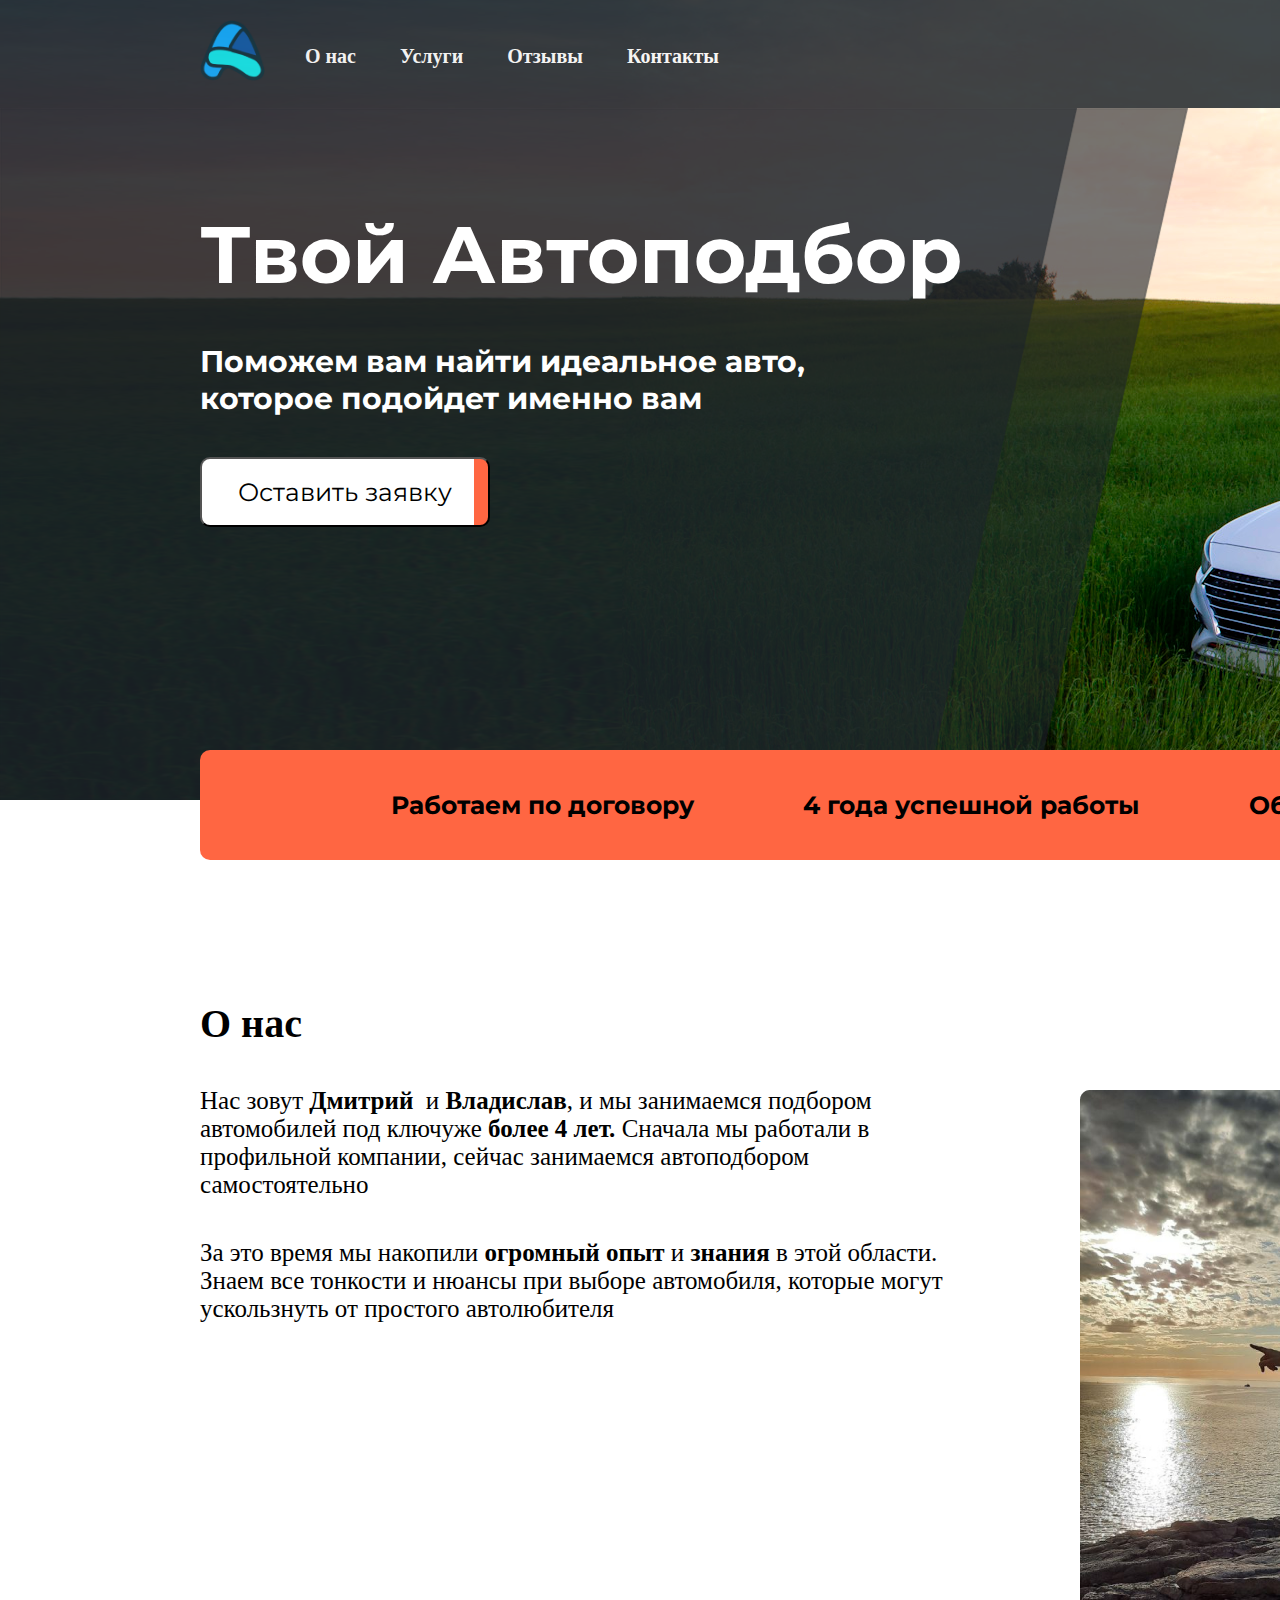
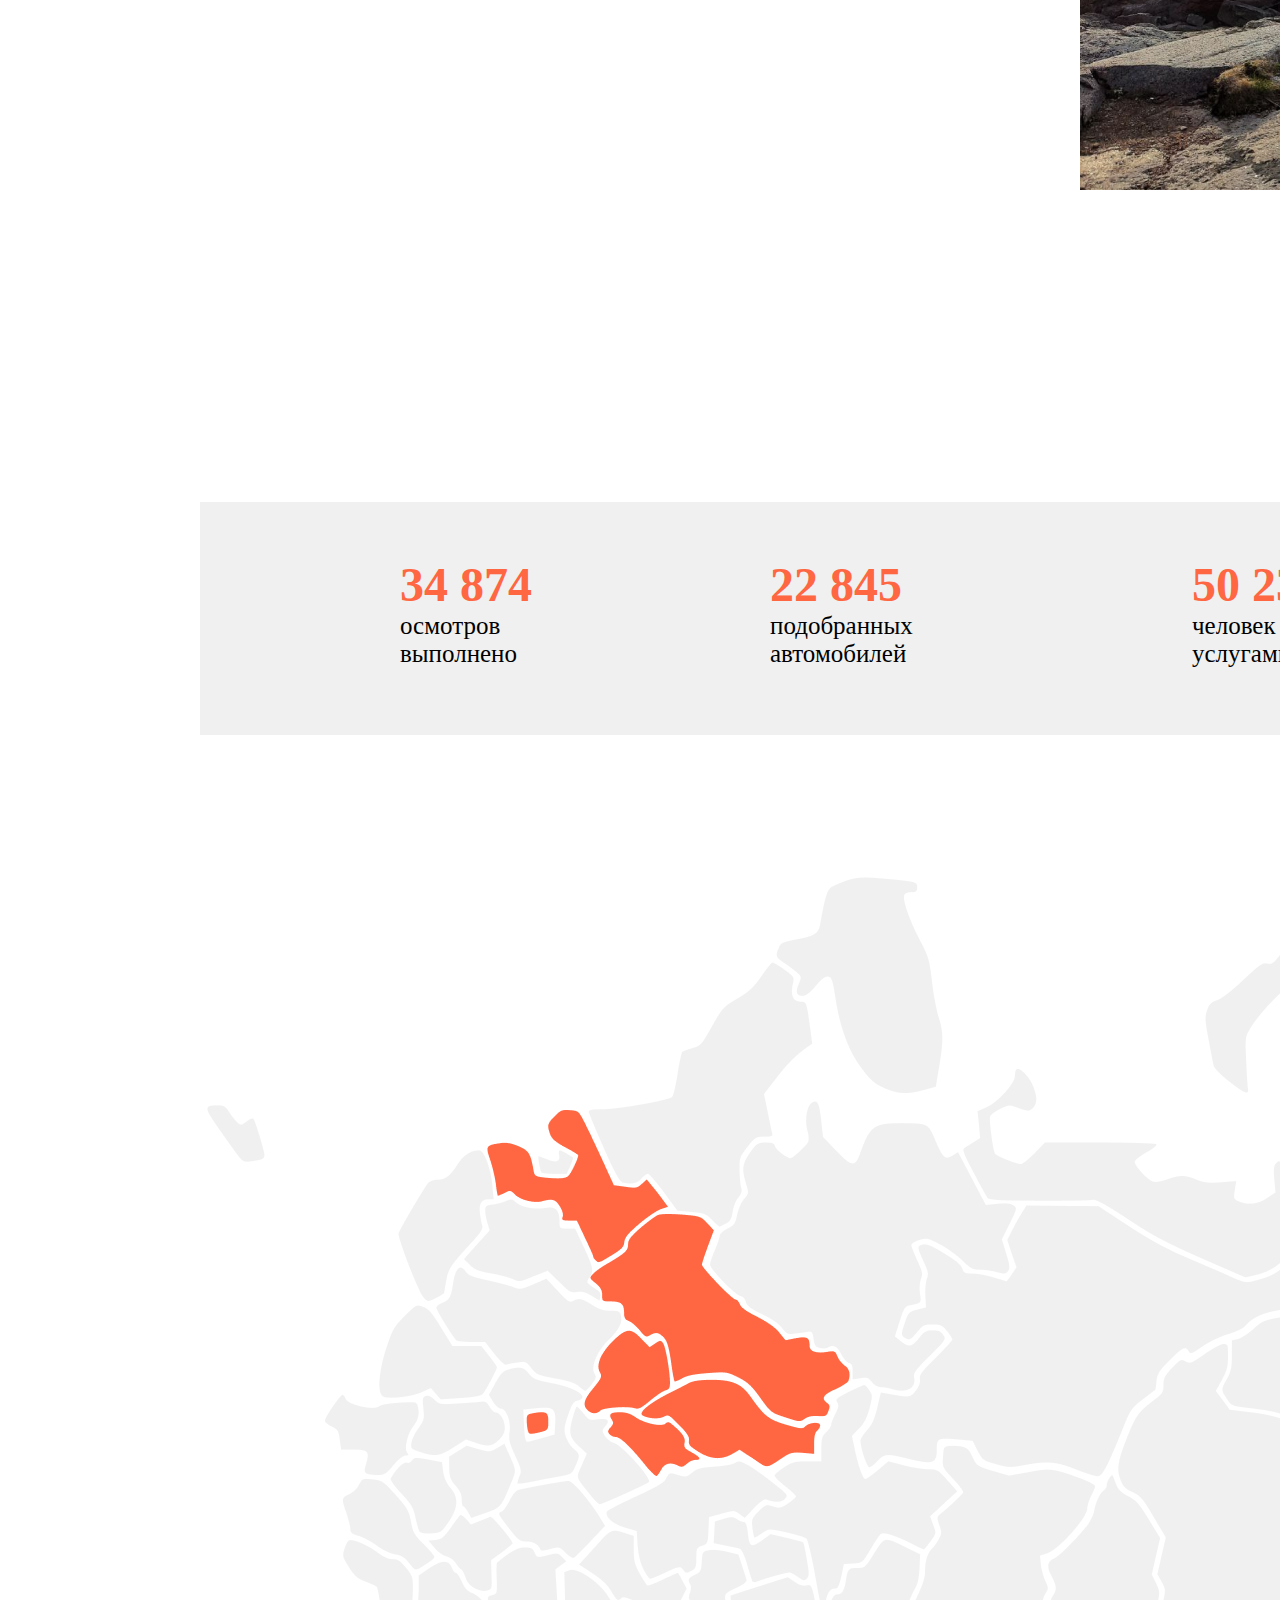
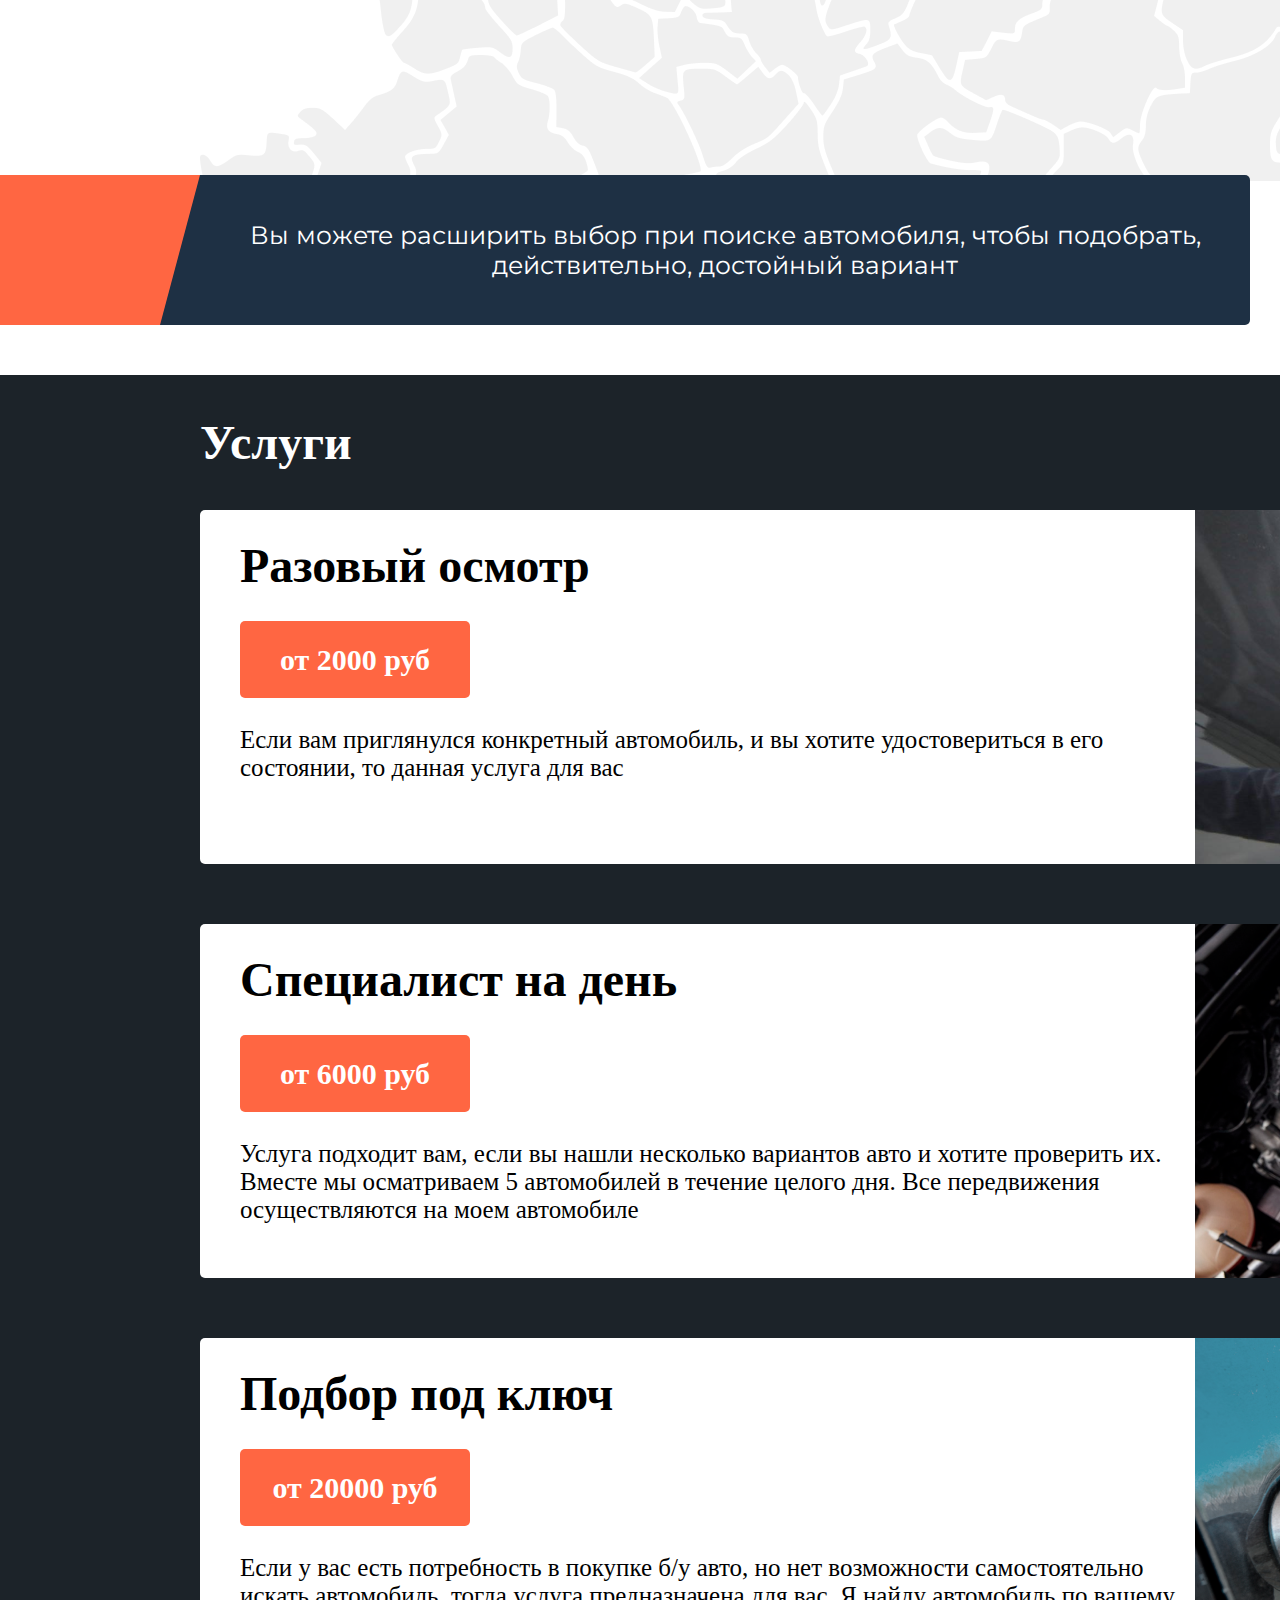
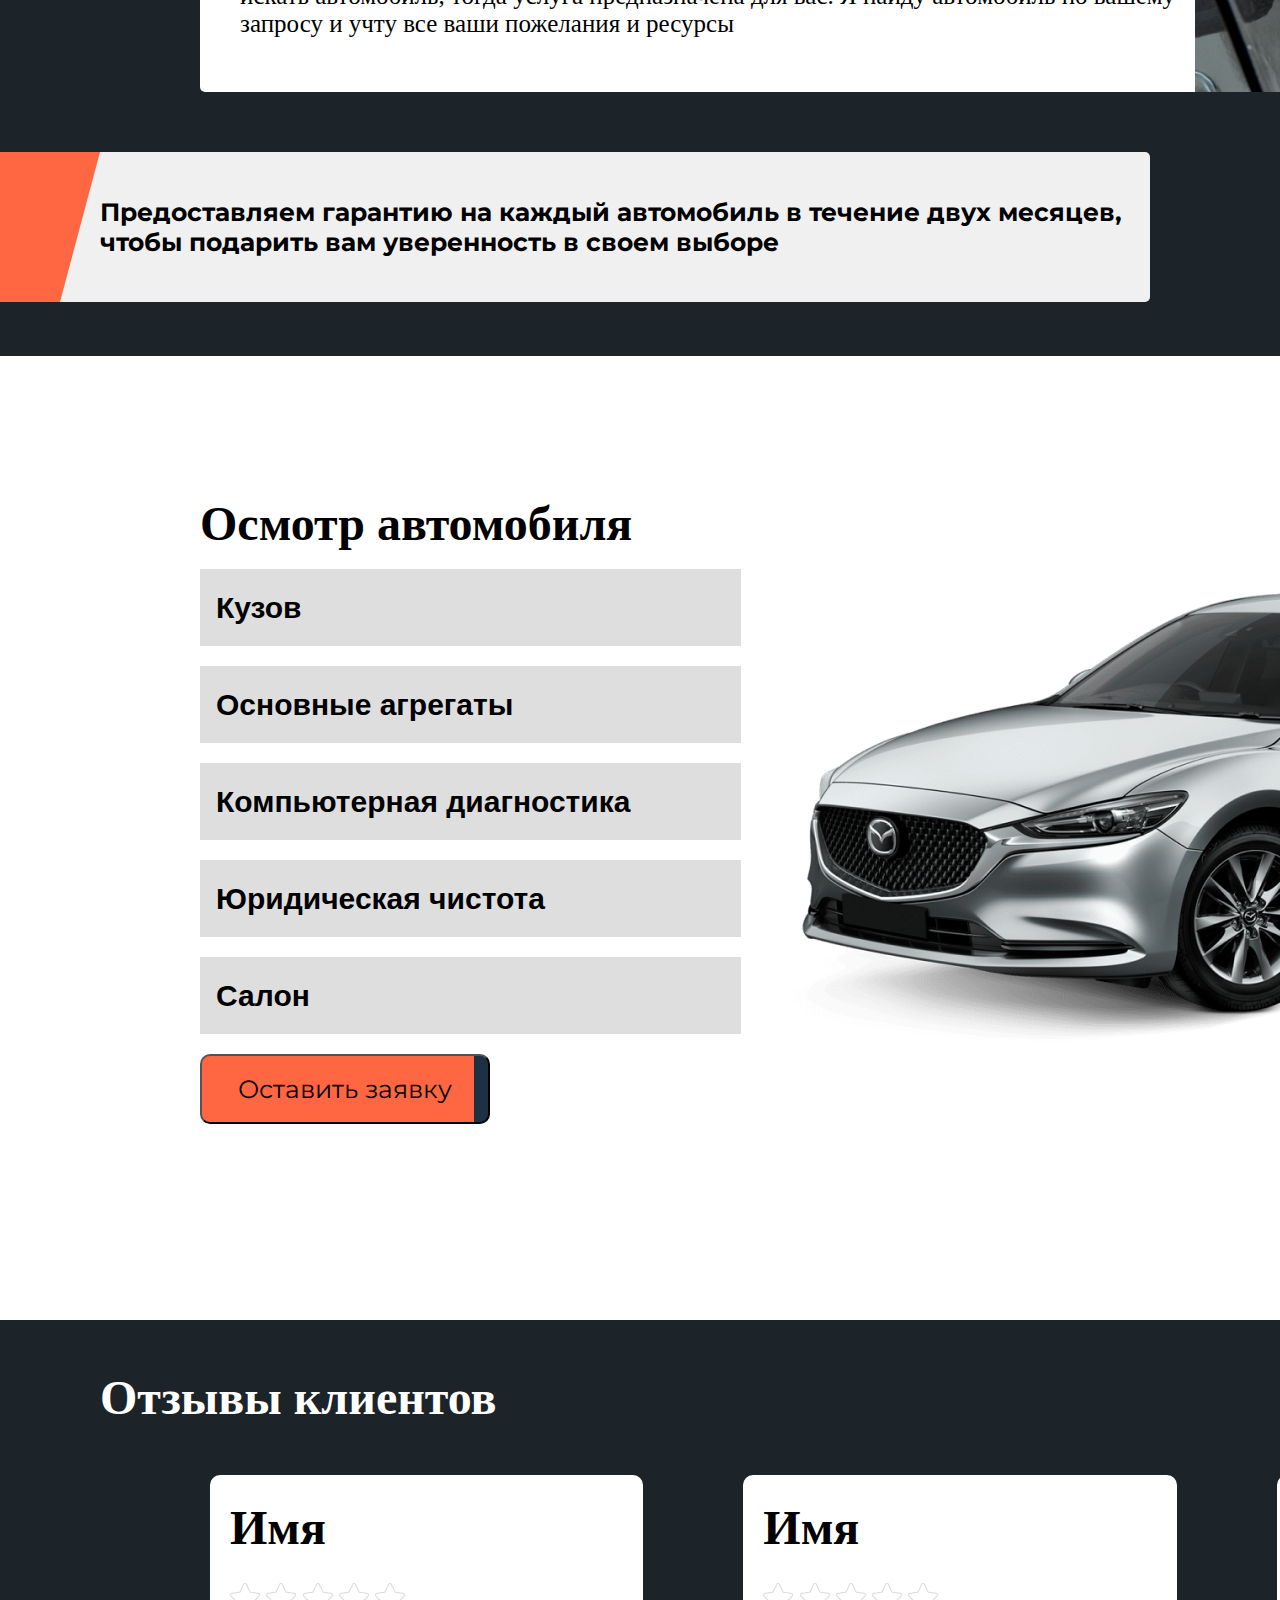
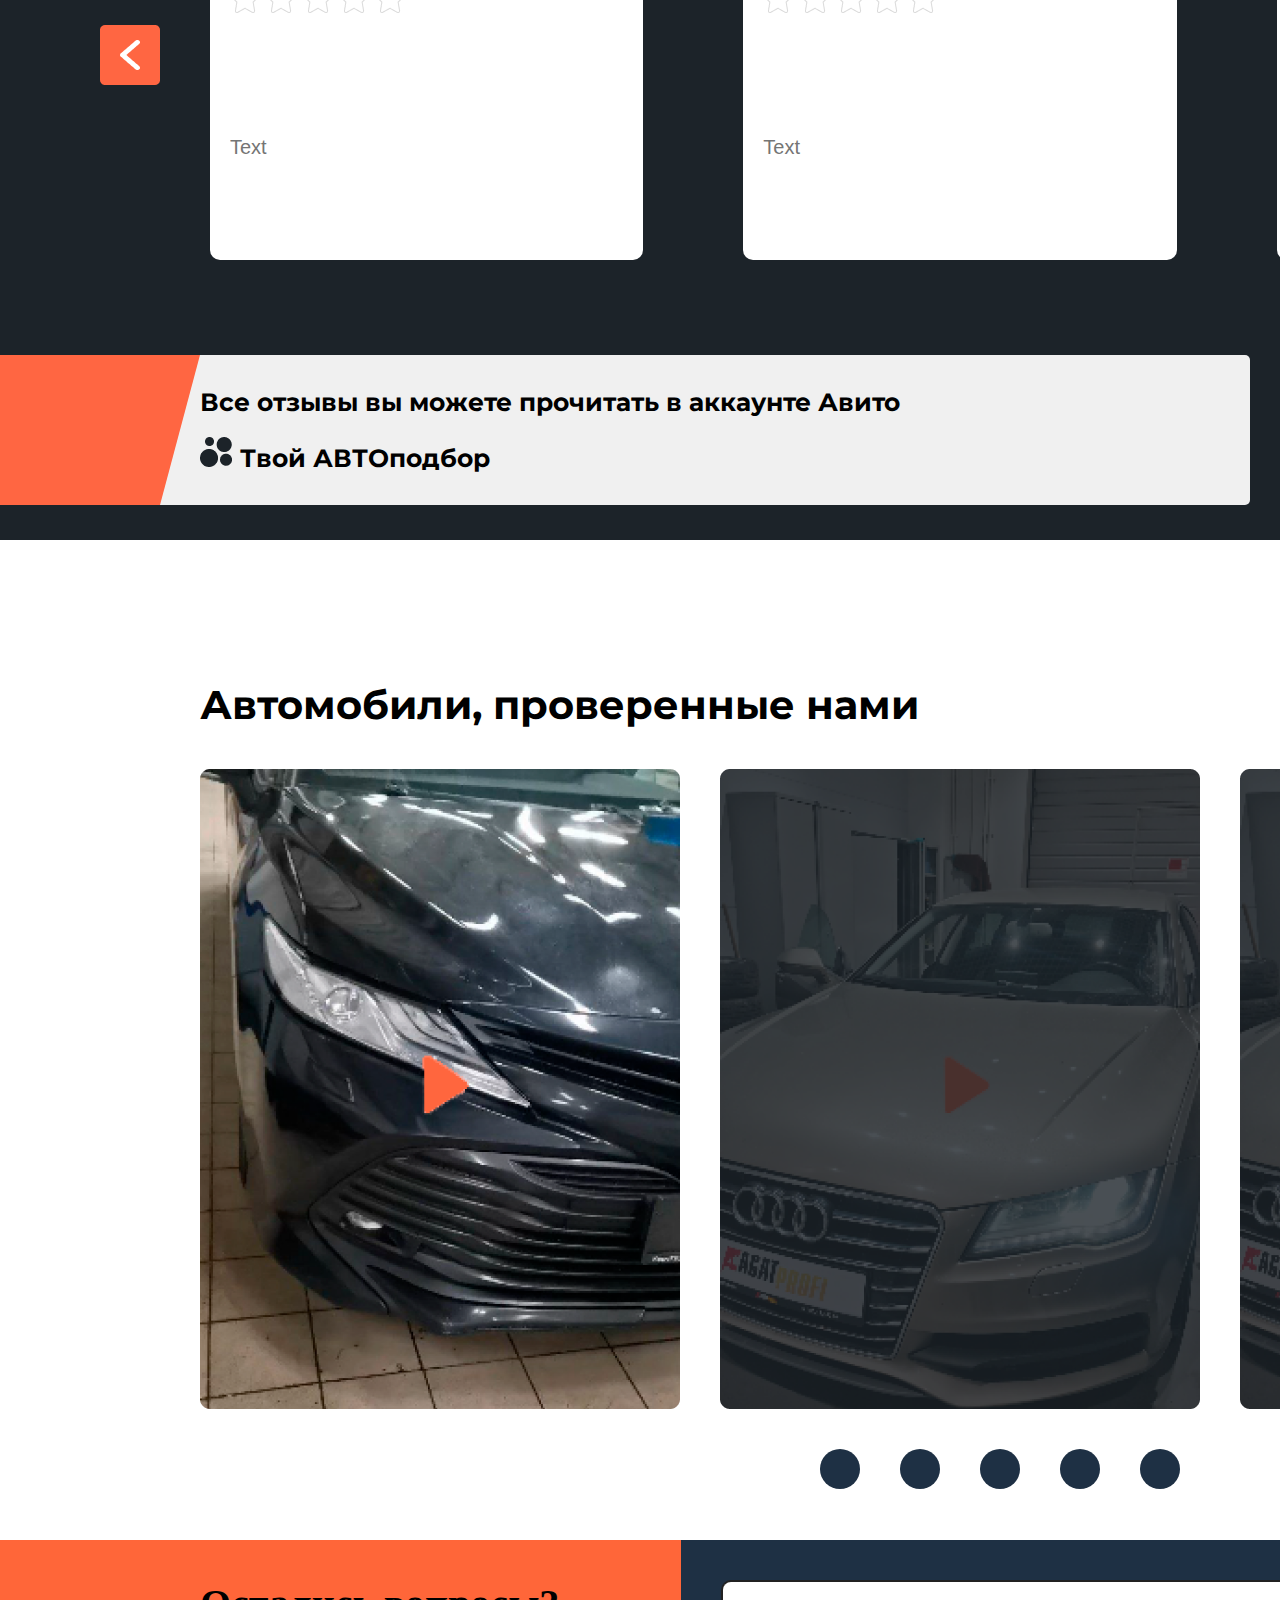
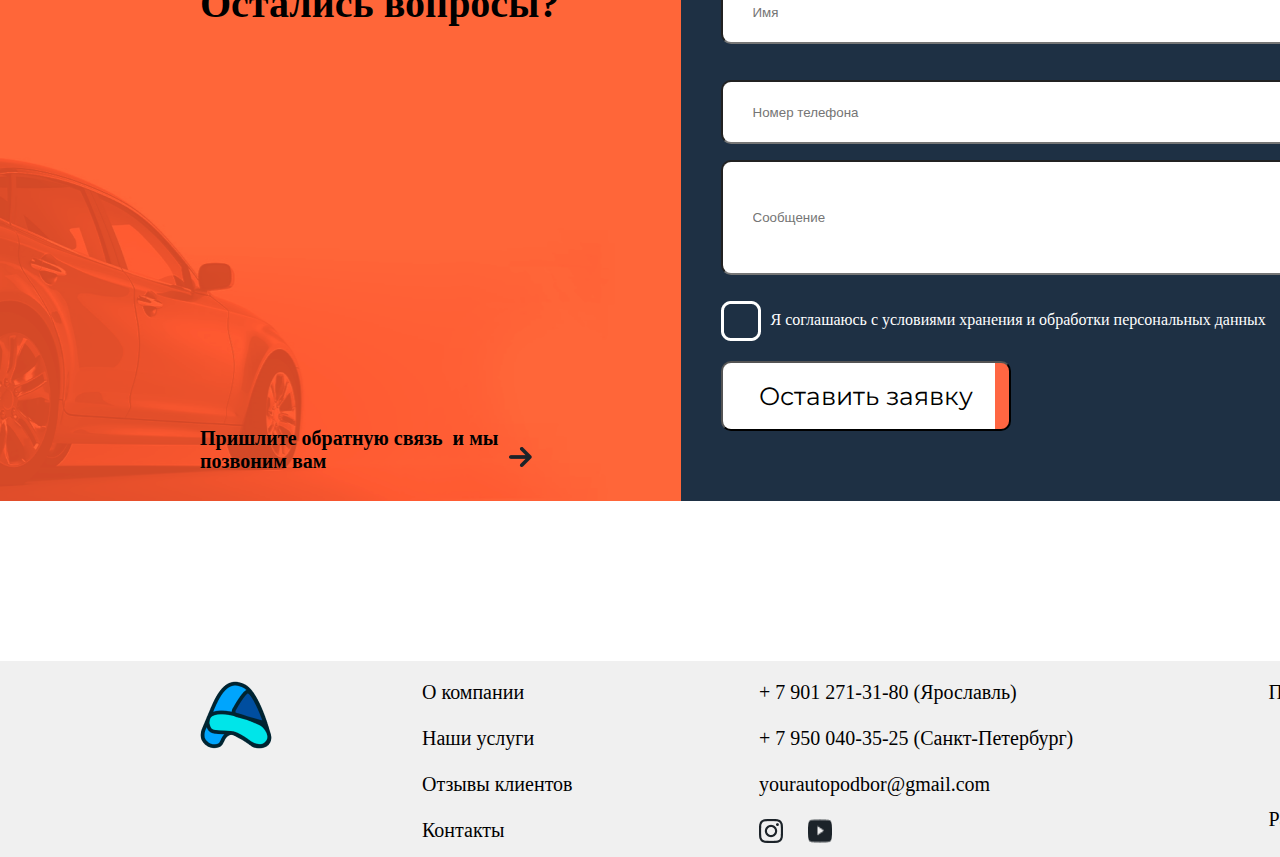
<file: Your_autopodbor/index.html>
<!DOCTYPE html>
<html>
<head>
<meta charset="utf-8">
<title>Your_autopodbor</title>
<link rel="stylesheet" href="Style/Style.css" type="text/css">
<meta name="viewport" content="width=device-width, initial-scale=1">
</head>
<body>

	<header>
			<div id ="logo">
			<a href="index.html" title="На главную">
				<img src="img/irlic.png" title="На главную"
alt ="List_1.html">

			</a>
		</div>
		<div id ="about">
		<a href="" title="Перейти на главную">О нас</a>
		<a href="" title="Информация о производстве">Услуги</a>
		<a href="" title="Информация о товарах в корзине">Отзывы</a>
		<a href="" title="Каталог товаров">Контакты</a>
		</div>
		<div id ="Social_network">
		+ 7 901 271-31-80 (Ярославль)
		<br>
		<br>
		+ 7 950 040-35-25 (Санкт-Петербург)
	</div>
	</header>
	<div id ='Car'>
	<div id='left_float'>
	<div id='auto'>
	Твой Автоподбор
	</div>
		<div id='auto1'>
	Поможем вам найти идеальное авто, которое подойдет именно вам
	</div>
	<div id='but'>
	<button>Оставить заявку</button>
	</div>
	</div>
	</div>
	<div id='block_1'>
	
	<div id='block1'>
	Работаем по договору
	</div>

	<div id='block2'>
	4 года успешной работы
	</div>

	<div id='block3'>
	Обоснованный торг
	</div>
	</div>
	<div id='about1'>
	<div id='text'>
	<b>О нас</b>
	<div id='text1'>
	Нас зовут <b>Дмитрий</b>  и <b>Владислав</b>, и мы занимаемся подбором автомобилей под ключуже <b>более 4 лет.</b>
Сначала мы работали в профильной компании, сейчас занимаемся автоподбором самостоятельно
	</div>
		<div id='text1'>
	За это время мы накопили <b>огромный опыт</b> и <b>знания</b> в этой области. 
	Знаем все тонкости и нюансы при выборе автомобиля, которые могут ускользнуть от простого автолюбителя
	</div>
	
	 </div>
	
	<div id='foto'>
	<img src ='img/Foto.png'>
	</div>
	</div>
	<div id='block4'>
	
		<div id='block-4'>
	<font color='#FF6642' size='7'><b>34 874</b></font>
		осмотров выполнено
	</div>
	<div id='block-5'>
	<font color='#FF6642' size='7' ><b>22 845</b></font>
	подобранных автомобилей 
	</div>

	<div id='block-6'>
	<font color='#FF6642' size='7' ><b>50 234</b></font></br>
	человек обращалось за услугами
	</div>
	</div>

	<div id='map'>
	<div class='Mos'>
	<img src ='img/Mos.png'>
	</div>
	<div class='Spb'>
	<img src ='img/Spb.png'>
	</div>
	<div class='Vologda'>
	<img src ='img/Вологда.png'>
	</div>
	<div class='Yar'>
	<img src ='img/Yar.png'>
	</div>
	<div class='Iva'>
	<img src ='img/Iva.png'>
	</div>
	<div class='Cos'>
	<img src ='img/Cos.png'>
		</div>
		<div id='opov-map'>
		<div id='opov-3'>
		Вы можете расширить выбор при поиске автомобиля, чтобы подобрать, действительно, достойный вариант
		</div>
		<div id='opov-1'>
		</div>
		</div>
		</div>


	
		<div id='yslugi'>
		<div id='block-7'>
		<font color='#ffffff' size='7' ><b>Услуги</b></font></br>
		
		<div id='block-8'>
		</br>
		<font  size='7' ><b>Разовый осмотр</b></font></br>
		</br>
		<div id='block-9'>
		от 2000 руб
		</div>
		</br>
		Если вам приглянулся конкретный автомобиль, и вы хотите удостовериться в его состоянии, то данная услуга для вас
		</div>
		<div id='foto-2'>
		<img src ='img/Frame 65.png'>
		</div>
		
				<div id='block-8'>
		</br>
		<font  size='7' ><b>Специалист на день</b></font></br>
		</br>
		<div id='block-9'>
		от 6000 руб
		</div>
		</br>
		Услуга подходит вам, если вы нашли несколько вариантов авто и хотите проверить их. Вместе мы осматриваем 5 автомобилей в течение целого дня. 
		Все передвижения осуществляются на моем автомобиле
		</div>
		<div id='foto-2'>
		<img src ='img/Frame 65 (1).png'>
		</div>
		
				<div id='block-8'>
		</br>
		<font  size='7' ><b>Подбор под ключ</b></font></br>
		</br>
		<div id='block-9'>
		от 20000 руб
		</div>
		</br>
		Если у вас есть потребность в покупке б/у авто, но нет возможности самостоятельно искать автомобиль, тогда услуга предназначена для вас. 
		Я найду автомобиль по вашему запросу и учту все ваши пожелания и ресурсы
		</div>
		<div id='foto-2'>
		<img src ='img/Frame 65 (2).png'>
		</div>
		</div>
		
		<div id='opov'>
		<div id='opov-2'>
		Предоставляем гарантию на каждый автомобиль в течение двух месяцев, чтобы подарить вам уверенность в своем выборе
		</div>
		<div id='opov-1'>
		</div>
		</div>
		</div>
		<div id ='osmotr'>
		<div id='block-10-1'>
		<font color='black' size='7' ><b>Осмотр автомобиля</b></font></br>
		</br>
		
		<div id='block-10'>
		<div class="dropdown">
  <button onclick="myFunction_1()" class="dropbtn">Кузов</button>
  <div id="myDropdown_1" class="dropdown-content">
	<div id='flex'>
     <a href="#about"><img src ='img/cub.png'>	Осмотр на повреждение (царапины, сколы вмятины)</a>
	</div>
	<div id='flex'>
     <a href="#about"><img src ='img/cub.png'>	Проверка ЛКП</a>
	</div>
	<div id='flex'>
    <a href="#about"> <img src ='img/cub.png'>	Поиск врезанных элементов</a>
	</div>
	<div id='flex'>
     <a href="#about"><img src ='img/cub.png'>	Серьезность ДТП</a>
	</div>
	<div id='flex'>
     <a href="#about"><img src ='img/cub.png'>	Лонжероны</a>
	</div>
	<div id='flex'>
     <a href="#about"><img src ='img/cub.png'>	Ремонтные работы</a>
	</div>
	<div id='flex'>
    <a href="#about"> <img src ='img/cub.png'>	Остекление</a>
	</div>
  </div>
</div>
		</div>
		<div id='block-10'>
		<div class="dropdown">
  <button onclick="myFunction_2()" class="dropbtn">Основные агрегаты</button>
  <div id="myDropdown_2" class="dropdown-content">
	<div id='flex'>
     <a href="#about"><img src ='img/cub.png'>	Проверка ДВС и КПП</a>
	</div>
	<div id='flex'>
     <a href="#about"><img src ='img/cub.png'>	Выявление течей и запотеваний</a>
	</div>
	<div id='flex'>
    <a href="#about"> <img src ='img/cub.png'>	Подвеска</a>
	</div>
	<div id='flex'>
     <a href="#about"><img src ='img/cub.png'>	Тормоза</a>
	</div>
	<div id='flex'>
     <a href="#about"><img src ='img/cub.png'>	Выхлопная система</a>
	</div>
  </div>
</div>
		</div>
		<div id='block-10'>
		<div class="dropdown">
  <button onclick="myFunction_3()" class="dropbtn">Компьютерная диагностика</button>
  <div id="myDropdown_3" class="dropdown-content">
	<div id='flex'>
     <a href="#about"><img src ='img/cub.png'>	Чтение ошибок</a>
	</div>
	<div id='flex'>
     <a href="#about"><img src ='img/cub.png'>	Сверка показателей</a>
	</div>
	<div id='flex'>
    <a href="#about"> <img src ='img/cub.png'>	Выявление оригинального пробега</a>
	</div>
  </div>
</div>
		</div>
		<div id='block-10'>
		<div class="dropdown">
  <button onclick="myFunction_4()" class="dropbtn">Юридическая чистота</button>
  <div id="myDropdown_4" class="dropdown-content">
	<div id='flex'>
     <a href="#about"><img src ='img/cub.png'>	Проверка по открытым и закрытым базам истории автомобиля</a>
	</div>
	<div id='flex'>
     <a href="#about"><img src ='img/cub.png'>	Залог</a>
	</div>
	<div id='flex'>
    <a href="#about"> <img src ='img/cub.png'>	Ограничения</a>
	</div>
  </div>
</div>
</div>
		<div id='block-10'>
		
		<div class="dropdown">
  <button onclick="myFunction_5()" class="dropbtn">Салон</button>
  <div id="myDropdown_5" class="dropdown-content">
	<div id='flex'>
     <a href="#about"><img src ='img/cub.png'>	Безопасность</a>
	</div>
	<div id='flex'>
     <a href="#about"><img src ='img/cub.png'>	Комплектность</a>
	</div>
	<div id='flex'>
    <a href="#about"> <img src ='img/cub.png'>	Чистота</a>
	</div>
	<div id='flex'>
    <a href="#about"> <img src ='img/cub.png'>	Электрика</a>
	</div>
	<div id='flex'>
    <a href="#about"> <img src ='img/cub.png'>	Выявление пробега по косвенным признакам</a>
	</div>
  </div>
</div>
		</div>
		<div id='but1'>
	<button>Оставить заявку</button>
	</div>
	</div>
	<img src ='img/mazda-6-2018-sd-w 1.png'>
		</div>
		
		<div id='otziv'>
		<div id='otziv_pole'>
		<font color='#ffffff' size='7' ><b>Отзывы клиентов</b></font></br>
		
		<div id='block-otz'>

		<div id ='strelka'>
		<img src ='img/Стрелка.png'>	
		</div>
		
		<div id='block-otz-1' >
		<font color='black' size='7'><b>Имя</b></font>
		</br>
		</br>
		<img src ='img/star_0.png'>
		<img src ='img/star_0.png'>
		<img src ='img/star_0.png'>
		<img src ='img/star_0.png'>
		<img src ='img/star_0.png'>
		</br>
		</br>
		<div id='input_otz'>
		
		<input id='input_1' type="text" placeholder="Text">
		
		</div>
		</div>
	
		<div id='block-otz-1'>
		<font color='black' size='7'><b>Имя</b></font>
		</br>
		</br>
		<img src ='img/star_0.png'>
		<img src ='img/star_0.png'>
		<img src ='img/star_0.png'>
		<img src ='img/star_0.png'>
		<img src ='img/star_0.png'>
		</br>
		</br>
		<div id='input_otz'>
		
		<input id='input_1' type="text" placeholder="Text">
		
		</div>
		</div>
		
			<div id='block-otz-1'>
		<font color='black' size='7'><b>Имя</b></font>
		</br>
		</br>
		<img src ='img/star_0.png'>
		<img src ='img/star_0.png'>
		<img src ='img/star_0.png'>
		<img src ='img/star_0.png'>
		<img src ='img/star_0.png'>
		</br>
		</br>
		<div id='input_otz'>
		
		<input id='input_1' type="text" placeholder="Text">
		
		</div>
		</div>
		
		<div id ='strelka-1'>
		<img src ='img/Стрелка.png'>	
		</div>
		
		</div>
		
		</div>
		<div id='opov'>
		<div id='opov-2'>
		Все отзывы вы можете прочитать в аккаунте Авито</br>
		<img src ='img/avito.png'> Твой АВТОподбор
		</div>
		<div id='opov-1'>
		</div>
		</div>
		
		</div>
		
		<div id='avto'>
		
		<div id='text-1'>
		Автомобили, проверенные нами
		</div>
		
		<div id='albom'>
		<div id='video'>
		<img src ='img/avto_1.png'>
		</div>
		
		<div id='video'>
		<img src ='img/avto_2.png'>
		</div>
		
		<div id='video'>
		<img src ='img/avto_2.png'>
		</div>
		</div>
		<div id='str'>
		<div id="circle"></div>
		<div id="circle"></div>
		<div id="circle"></div>
		<div id="circle"></div>
		<div id="circle"></div>
		</div>
		</div>
		
		<div id='feedback'>
		<div id='block_one'>
		<div id='vopros'>
		Остались вопросы?
		</div>
		
		<div id='feedback_glav'>
		<div id='feedback_1'>
		Пришлите обратную связь  и мы позвоним вам
		</div>
		<div id='feedback_2'>
		<img src ='img/↳ Icon Color.png'>
		</div>
		</div>
		
		
		</div>
		<div id='block_two'>
		<div id='forma'>
		<div id='inputbox'>
		<input id='input_1' type="text" placeholder="Имя">
		</div>
		<div id='inputbox'>
		<input type="text" placeholder="Номер телефона">
		</div>
		<div id='inputbox_2' >
		<input type="text" placeholder="Сообщение">
		</div>
		</div>
		<div id='sogl'>
		
 <script src = "script\sogl.js"></script>

		
		<img id='d0' src ='img/Gal0.png'  class='photo' onclick="changePhoto()">
		<div id='sog2'>
		Я соглашаюсь с условиями хранения и обработки персональных данных 
		</div>
		</div>
		<div id='but'>
		<button>Оставить заявку</button>
		</div>
		</div>
		</div>
		<div id='footer'>
		<div id='footer_info'>
		<div id='footer_info_1'>
		<img src ='img/Logo.png'>
		<div id='menu'>
		О компании</br>
		</br>
		Наши услуги</br>
		</br>
		Отзывы клиентов</br>
		</br>
		Контакты
		</div>
		</div>
		
		<div id='footer_info_2'>
		+ 7 901 271-31-80 (Ярославль)</br>
		</br>
		+ 7 950 040-35-25 (Санкт-Петербург)</br>
		</br>
		yourautopodbor@gmail.com</br>
		</br>
		<img src ='img/insta.png'>	
		<img src ='img/yt.png'>
		</div>
		<div id='footer_info_3'>
		Политика конфиденциальности
		</br>
		</br>
		</br>
		</br>
		</br>
		Разработка сайта
		<img src ='img/logo 1.svg'>	
		</div>
		</div>
		</div>
		</div>
		
		
</body>
</html>
</file>
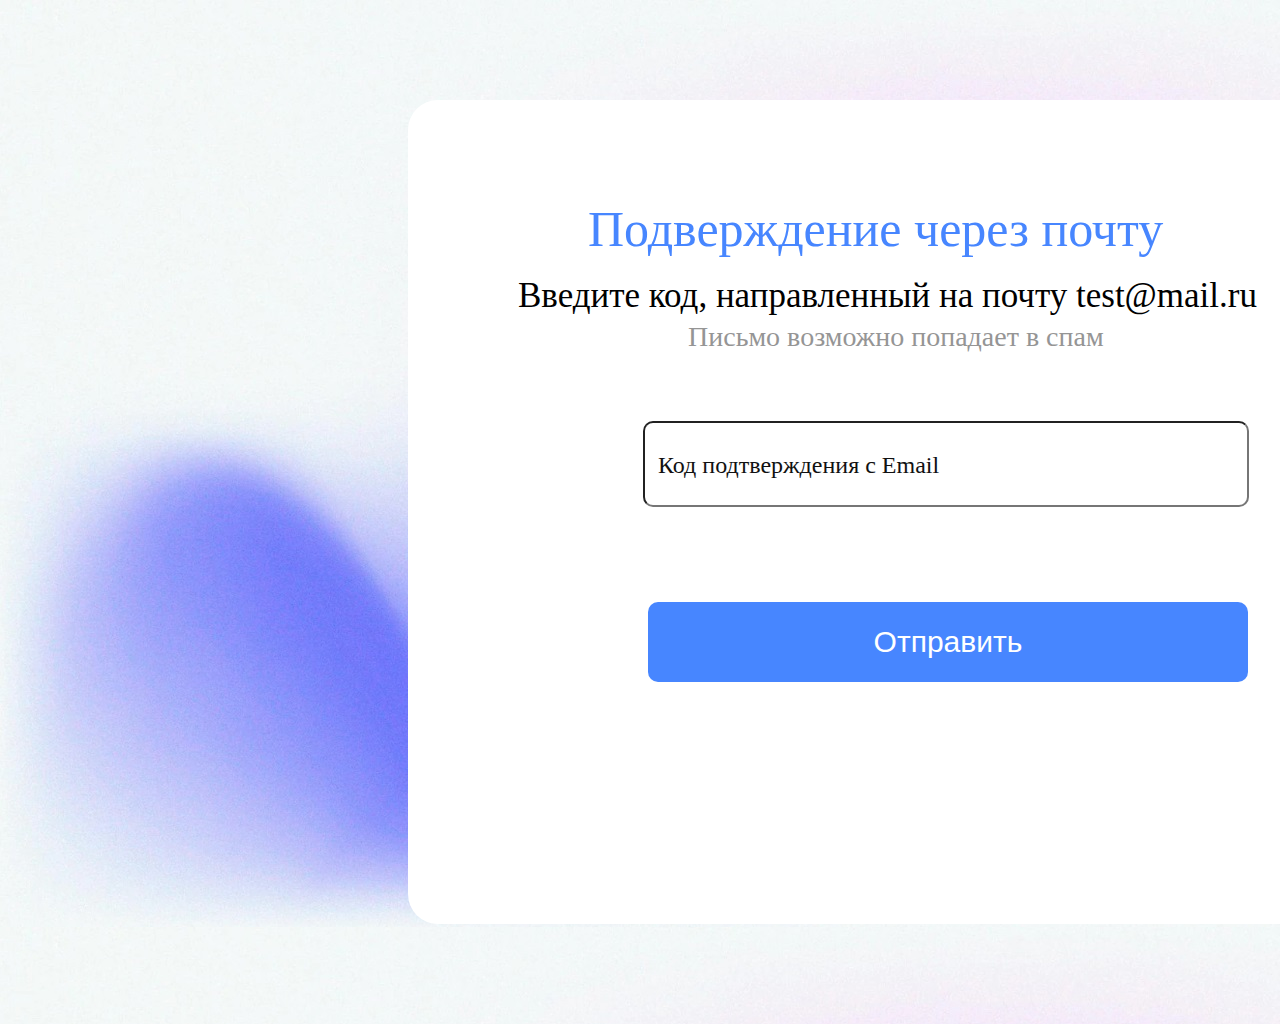
<file: test/pocta.html>
<!DOCTYPE html>
<html>
<head>
<meta charset="utf-8">
<title></title>
<link rel="stylesheet" href="css\pochta.css" type="text/css"> 
<script src = "script\sign.js"></script>
</head>
<body>

<div class='block'>
<div class='in'>Подверждение через почту</div>
<div class='vod'>Введите код, направленный на почту test@mail.ru</div>
<div class='pod_ser'>Письмо возможно попадает в спам</div>
<div class='forma'>
<div class='inputBox'>
<input type="text" name="" required="required">
           <span>Код подтверждения с Email</span>
</div>
<button onclick='countDown()'>Отправить</button>
<div class='pod_ser1'><span id="status"></span> 
</div>

</div>
</div>
<script>
</script>
</body>
</html>
</file>
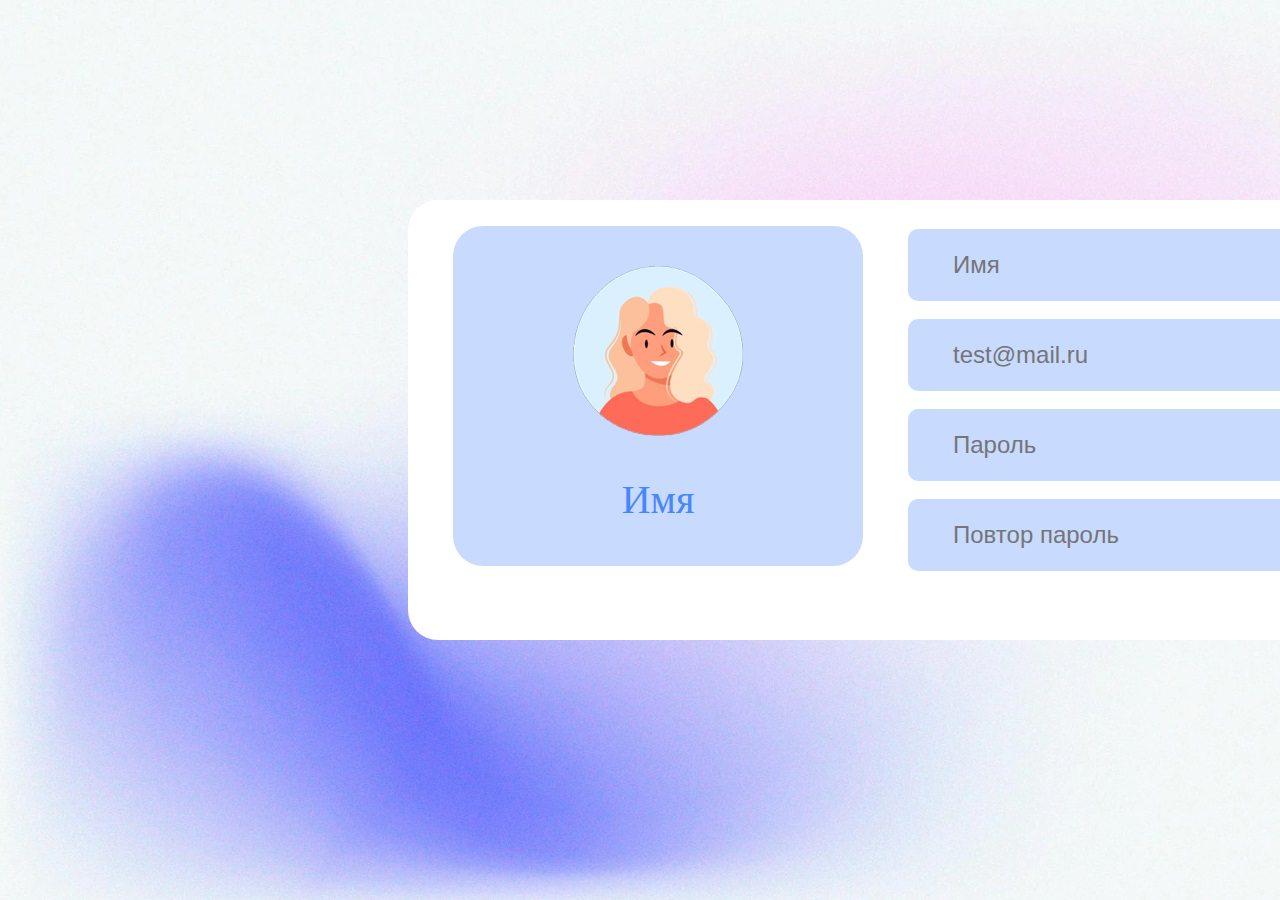
<file: test/profil.html>
<!DOCTYPE html>
<html>
<head>
<meta charset="utf-8">
<title></title>
<link rel="stylesheet" href="css\profil.css" type="text/css">
</head>
<body>
<div class="opov1" id="opov1"></div>
<div id='block'>

<div class = 'Foto_profil'><div class='image'><p>Редактировать</p></div>
Имя

<button id='Save' onclick='hide_seek()'>Сохранить</button>


</div>

<div class='forma'>
<input  placeholder="Имя" id='Profil_name'>
<input placeholder="test@mail.ru" id='Profil_mail'>
<input placeholder="Пароль" id='Profil_pas'>
<br><input placeholder="Повтор пароль" id='Profil_Pas_act'></span>
<button id='Cancel' onclick='hide()'>Отмена</button>
 <script src = "script\profil.js"></script>
</div>

</div>
</body>
</html>
</file>
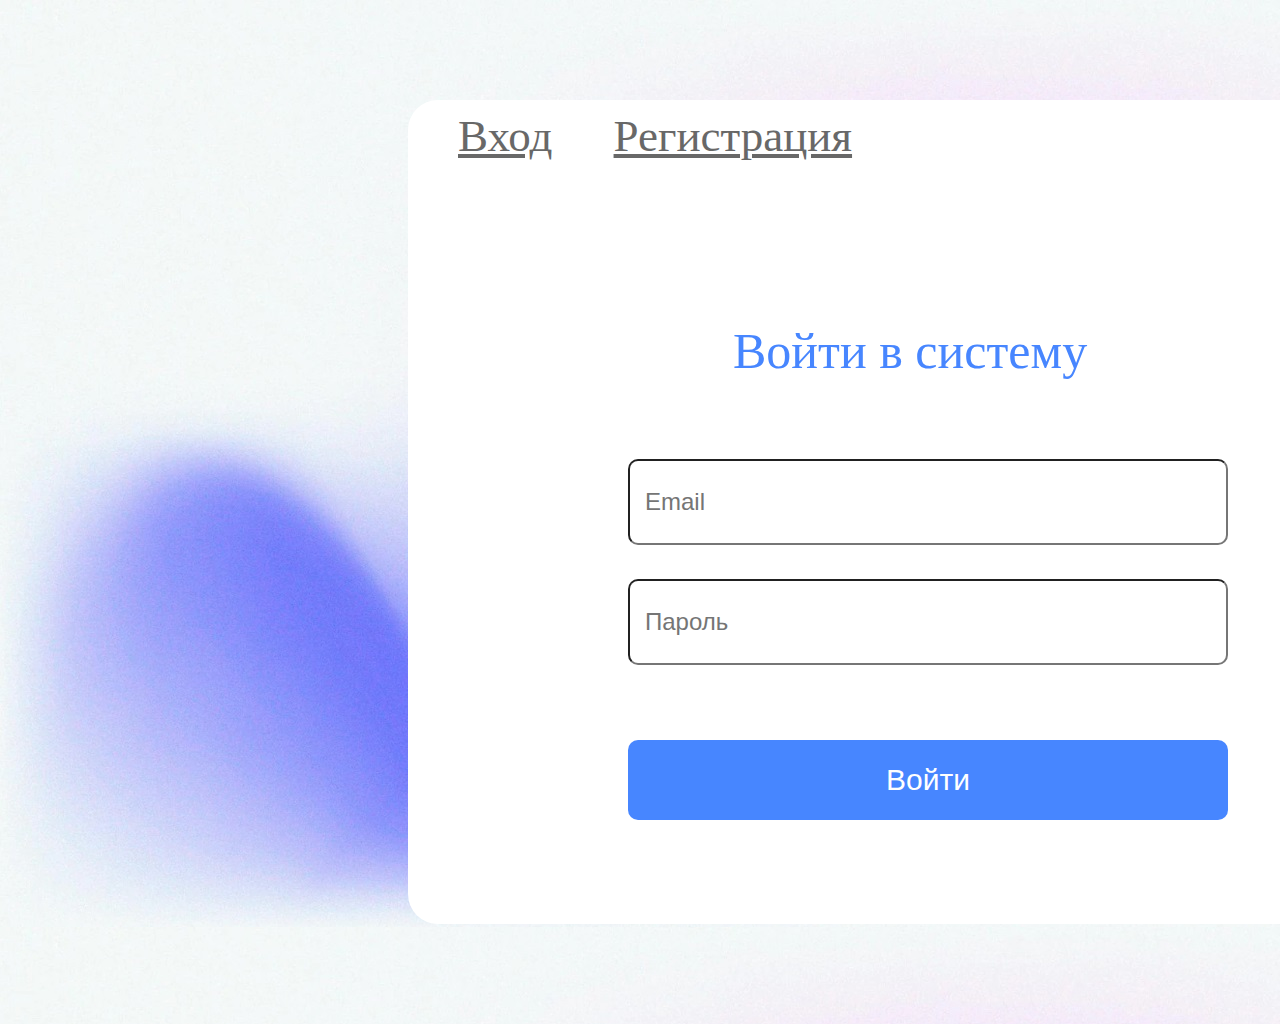
<file: test/sign_in.html>
<!DOCTYPE html>
<html>
<head>
<meta charset="utf-8">
<title></title>
<link rel="stylesheet" href="css\sign_in.css" type="text/css">
</head>
<body>

<div class='block'>
<div class='navigation'>
<a href="sign_in.html" title="Перейти на главную">Вход</a>
<a href="sign_up.html" title="Информация о нас">Регистрация</a>
</div>

<div class='in'>Войти в систему
</div>
<div class='forma'>
<input placeholder="Email" id='log_Email'>
<br><input placeholder="Пароль" id='Parol'>
<button id='submit' onclick='opoov2()'>Войти</button>
 <script src = "script\login.js"></script>
</div>
<div class="opov2" id="opov2">
</div>
</div>

<script>
</script>
</body>
</html>
</file>
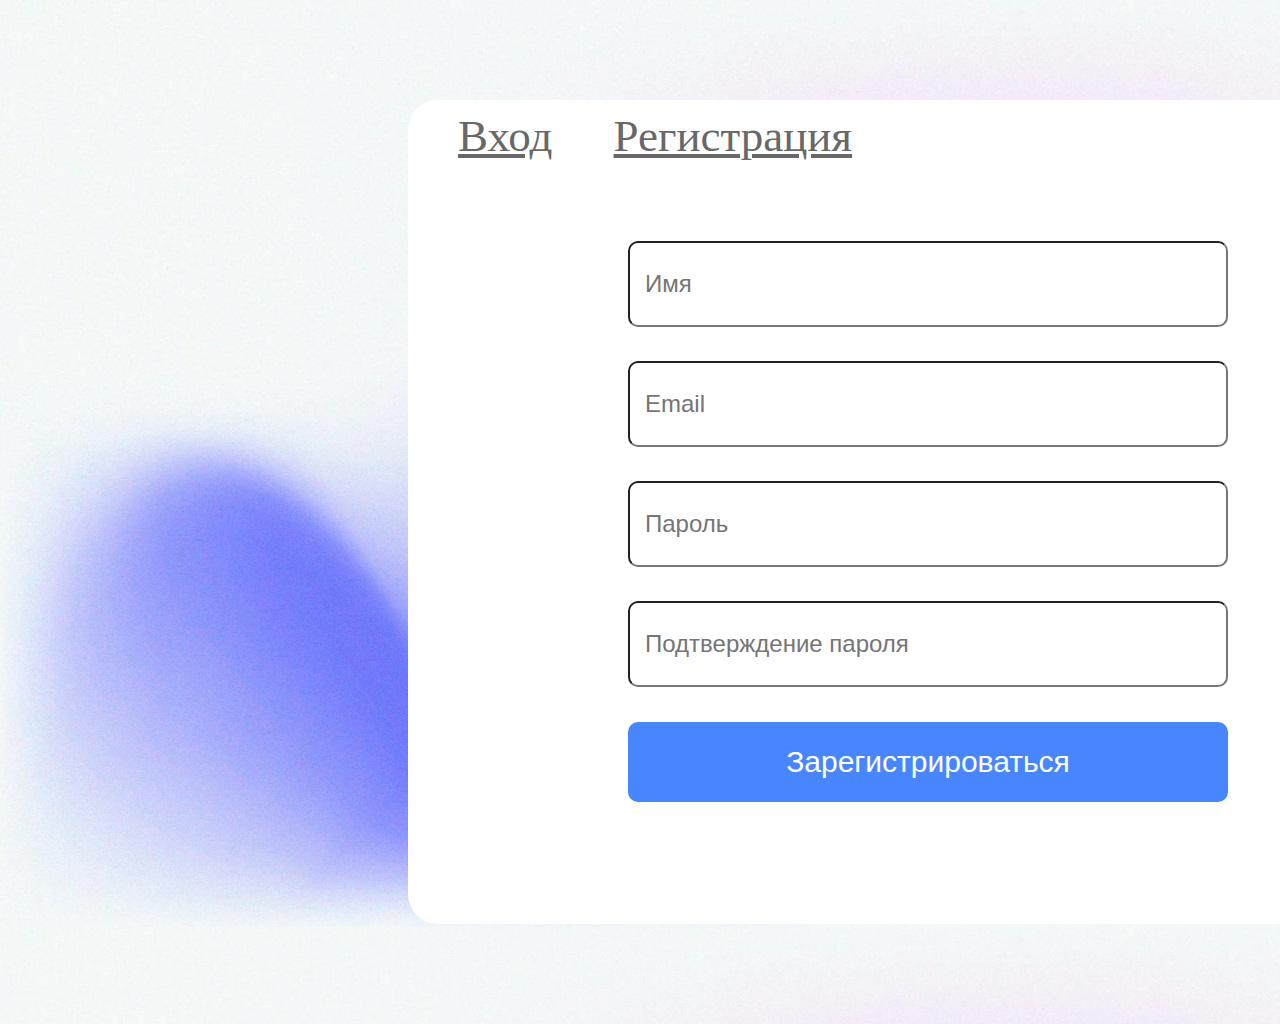
<file: test/sign_up.html>
<!DOCTYPE html>
<html>
<head>
<meta charset="utf-8">
<title></title>
<link rel="stylesheet" href="css\sign.css" type="text/css">
</head>
<body>

<div class='block'>
<div class='navigation'>
<a href="sign_in.html" title="Перейти на главную">Вход</a>
<a href="sign_up.html" title="Информация о нас">Регистрация</a>
</div>
<div class='forma'>
<input placeholder="Имя" id='Name'>
<br><input placeholder="Email" id='Email'>
<br><input placeholder="Пароль" id='Pas'>
<br><input placeholder="Подтверждение пароля" id='Pas_act'>

<button id='submit' onclick='opoov1()'>Зарегистрироваться</button>
 <script src = "script\reg.js"></script>
</div>
<div class="opov1" id="opov1"></div>
</div>

</body>
</html>
</file>
<file: Your_autopodbor/Style/Style.css>
@import url('https://fonts.googleapis.com/css2?family=Anton&family=Montserrat:ital,wght@0,100..900;1,100..900&display=swap');

*{
	margin: 0;
	padding: 0;
}

body, html{
	width: 100%;
	height: 100%;
	margin: 0px;
}

header{
	opacity:0.84;
	width:1920px;
	background-color: #1C2329;
	height:108px;
	margin:0px;
}

header>div#logo>a>img
{
	width: 65px;
	height: 65 px;
	float: left;
	padding-left:200px;
	padding-top:20px;
}

#about
{
	font-weight:bold;
	color: white;
	padding-top:45px;
}

#about>a
{	
	color: white;
	font-size:20px;
	padding-top:45px;
	padding-left:40px;
	text-decoration: none;
}

#Social_network{
	width:389px;
	height:68px;
	padding-left:530px;
	padding-right:240px;
	float:right;
	font-size:20px;
	margin-top:-50px;
	color:white;
	font-weight:bold;
}

#Car{
	z-index:-1;
	margin-top:-108px;
	width:1920px;
	height:800px;
	background-image: url(../img/Car_cop.png);
}

#left_float{
	float:left;
	padding-top:120px;
	padding-left:200px;
}

#auto{
	font-family: Montserrat;
	font-weight:bold;
	font-size:80px;
	color:white;
}

#auto1{
	font-family: Montserrat;
	font-size:30px;
	font-weight:bold;
	color:white;
	height:74px;
	width:607px;
	padding-top:40px;
	padding-bottom:40px;
}

#but>button{
	font-size:25px;
	font-family:Montserrat;
	font-weight:SemiBold;
	border-radius:10px;
	width:290px;
	height:70px;
	background: linear-gradient(to right,#ffffff 95%,#ff6642 5%);
	transition: background 0.4s;
}

#but>button:hover{
	background: linear-gradient(to left,#ff6642 95%,#ffffff 5%);
}

#but1>button{
	font-size:25px;
	font-family:Montserrat;
	font-weight:SemiBold;
	border-radius:10px;
	width:290px;
	height:70px;
	background: linear-gradient(to right, #ff6642 95%,#1E3044 5%);
	transition: background 0.4s;
}

#but1>button:hover{
	background: linear-gradient(to left,#1E3044 95%,#ff6642 5%);
	color:white;
}

#block_1{
	background-color:#FF6642;
	border-radius:10px;
	width:1520px;
	height:110px;
	margin-left:200px;
	margin-top:-55px;
	margin-right:200px;
	font-weight:bold;
	display:inline-block;
	color:black;
	font-size:25px;
	font-family:Montserrat;
}



#block1{
	display:inline-block;
	padding-left:191px;
	width:305px;
	height:30px;
	padding-bottom:40px;
	padding-top:40px;
}

#block2{
	display:inline-block;
	padding-bottom:40px;
	padding-top:40px;
	width:339px;
	height:30px;
	padding-left:100px;
	padding-right:100px;
}

#block3{
	display:inline-block;
	padding-right:191px;
	padding-bottom:40px;
	padding-top:40px;
	width:274px;
	height:30px;

}

#about1{
	margin-top:140px;
	width:1920px;
	height:1102px;
	
}

#text{
	font-size:40px;
	margin-top:40px;
	text-align:left;
	margin-left:200px;
	width:760px;
	height:320px;
}

#text1{
	margin-top:40px;
	font-weight:medium;
	font-size:25px;

}

#bold{
	width:60px;
}




#foto{
	float:right;
	margin-top:-230px;
	padding-right:180px;
}

#block4{
	display:inline-block;
	width:1520px;
	height:233px;
	background-color:#F0F0F0;
	margin-left:200px;
	margin-right:200px;
}

#block-4{
	display:inline-block;
	width:153px;
	height:210px;
	margin-top:55px;
	margin-left:200px;
	font-size:25px;
}


#block-5{
	display:inline-block;
	width:205px;
	height:153px;
	margin-top:55px;
	margin-left:213px;
	font-size:25px;
}


#block-6{
	display:inline-block;
	width:279px;
	height:153px;
	margin-top:55px;
	margin-left:213px;
	margin-right:200px;
	font-size:25px;
}

#map{	
	margin-top:140px;
	width:1520px;
	height:960px;
	background-image: url(../img/map.png);
	background-repeat:no-repeat;
	margin-left:200px;
	margin-right:200px;
}

.Mos{
	position:absolute;
	width:87px;
	height:30px;
	margin-left:190px;
	margin-top:537.22px;
}

.Vologda{
	position:absolute;
	width:270px;
	height:30px;
	margin-left:390px;
	margin-top:339px;
}

.Spb{
	position:absolute;
	width:150px;
	height:152px;
	margin-left:288px;
	margin-top:235px;;
}

.Yar{
	position:absolute;
	width:259px;
	height:84px;
	margin-left:211px;
	margin-top:455px;
}

.Iva{
	position:absolute;
	width:259px;
	height:84px;
	margin-left:368px;
	margin-top:537px;
}

.Cos{
	position:absolute;
	width:259px;
	height:84px;
	margin-left:442px;
	margin-top:505px;
}
.Cos{
	opacity:0;
}

.Cos:hover{
	opacity:1;
}
.Iva{
	opacity:0;
}

.Iva:hover{
	opacity:1;
}


.Yar{
	opacity:0;
}

.Yar:hover{
	opacity:1;
}
.Vologda{
	opacity:0;
}

.Vologda:hover{
	opacity:1;
}


.Spb{
	opacity:0;
}

.Spb:hover{
	opacity:1;
}

.Mos{
	opacity:0;
}

.Mos:hover{
	opacity:1;
}

#opov-map{
	padding-top:900px;
	margin-left:-200px;
	width:1250px;
	height:150px;
	
}

#opov-1{
	width:200px;
	height:150px;
	background-color:#FF6642;
	margin-top:-150px;
	clip-path: polygon(0 0, 100% 0, 80% 100%, 0 100%);
}

#opov-3{
	border-radius:5px;
	text-align:center;
	display: table-cell;
	vertical-align: middle;
	font-size:25px;
	font-weight:medium;
	font-family:Montserrat;
	padding-left:200px;
	width:1050;
	height:150px;
	background-color:#1E3044;
	color:white;
}



#opov-2{
	border-radius:5px;
	text-align:center;
	display: table-cell;
	vertical-align: middle;
	font-size:25px;
	font-weight:medium;
	font-family:Montserrat;
	padding-left:200px;
	width:1050;
	height:150px;
	background-color:#F0F0F0;
}
#opov-2>img{
	padding-top:20px;
}

#yslugi{
	margin-top:140px;	
	width:1920px;
	height:1581px;
	background-color:#1C2329;
}

#block-7{
	margin-left:200px;
	padding-top:40px;
}

#block-8{
	border-radius:5px 0px 0px 5px;
	width:955px;
	height:354px;
	background-color:white;
	padding-left:40px;
	font-size:25px;
	margin-top:40px;
	margin-bottom:60px;
}

#block-9{
	text-align:center;
	display: table-cell;
	vertical-align: middle;
	color:white;
	font-weight:bold;
	font-size:30px;
	width:230px;
	height:77px;
	background-color:#FF6642;
	border-radius:5px;
}

#foto-2{
	border-radius:5px 0px 0px 5px;
	width:565px;
	height:354px;
	float:right;
	margin-right:160px;
	margin-top:-414px;
}

#opov{
	width:1250px;
	height:150px;
	
}

#opov-1{
	width:200px;
	height:150px;
	background-color:#FF6642;
	margin-top:-150px;
	clip-path: polygon(0 0, 100% 0, 80% 100%, 0 100%);
}

#opov-2{
	border-radius:5px;
	text-align:center;
	display: table-cell;
	vertical-align: middle;
	font-size:25px;
	font-weight:medium;
	font-family:Montserrat;
	padding-left:200px;
	width:1050;
	height:150px;
	background-color:#F0F0F0;
}

#osmotr{
	display:flex;
	width:1720px;
	height:684px;
	margin-top:140px;
	margin-bottom:140px;
	padding-left:200px;
}

#block-10{
	height:77px;
	width:541px;
	border-radius:5px;
	font-size:25px;
	margin-bottom:20px;
	
}



#osmotr>img{
	width:1077px;
	height:595px;

}


#otziv{
	width:1820px;
	height:770px;
	background-color:#1C2329;
	padding-left:100px;
	padding-top:50px;
}



#strelka{
	padding-top:150px;
	width:60px;
	height:60px;
}

#strelka-1{
	margin-top:150px;
	width:60px;
	height:60px;
	float:right;
	transform: rotate(180deg);

}

#block-otz{
	 display: flex;
	width:1720px;
	height:480px;
	padding-top:50px;
}


#block-otz-1{
	padding-top:25px;
	padding-left:20px;
	border-radius:10px;
	width:455px;
	height:360px;
	margin-left:50px;
	margin-right:50px;
	font-size:25px;
	background-color:white;
	
}
#input_otz>input{
	width:400px;
	height:200px;
	border:none;
	font-size:20px;
	text-align:top;
}

#opov{
	margin-left:-100px;
	width:1250px;
	height:150px;
	float:left;
	
}

#opov-1{
	width:200px;
	height:150px;
	background-color:#FF6642;
	margin-top:-150px;
	clip-path: polygon(0 0, 100% 0, 80% 100%, 0 100%);
}

#opov-2{
	padding-left:200px;
	border-radius:5px;
	text-align:left;
	display: table-cell;
	vertical-align: middle;
	font-size:25px;
	font-weight:bold;
	font-family:Montserrat;
	padding-left:200px;
	width:1050px;
	height:150px;
	background-color:#F0F0F0;
}

#avto{
	width:1520px;
	height:720px;
	padding-top:140px;
	padding-bottom:140px;
	padding-left:200px;
	padding-right:200px;
}

#text-1{
	font-size:40px;
	font-weight:bold;
	font-family:Montserrat;
}

#video{
	padding-top:40px;
	padding-bottom:40px;
	padding-right:40px;
	width:480px;
	height:640px;
	
}

#albom{
	display: flex;
}

 #circle {
      width: 40px;
      height: 40px;
      -webkit-border-radius: 25px;
      -moz-border-radius: 25px;
      border-radius: 25px;
      background: #1E3044;
	  margin-left:40px;
    }

#str{
	margin-left:580px;
	display: flex;
	height:40px;
}

#feedback{
	width:1920px;
	height:581px;
	display: flex;
}

#block_one{
	background-image: url(../img/фон.png);
	width:695px;
	height:561px;
}

#block_two{
	width:1225px;
	height:561px;
	background-color:#1E3044;
	padding-left:40px;
}

#vopros{
	font-size:40px;
	font-weight:bold;
	padding-left:200px;
	padding-top:40px;
	padding-right:40px;
}

#feedback_glav{
	display:flex;
	width:332px;
	height:60px;
	padding-left:200px;
	padding-top:400px;
	padding-right:40px;
}

#feedback_1{
	width:299px;
	height:60px;
	font-size:20px;
	font-weight:bold;

}

#feedback_2{
	width:20px;
	height:23px;
	padding-top:20px;
	padding-left:10px;
}

#inputbox{
	margin-bottom:20px;
	margin-top:40px;
	width:985px;
	height:60px;
}
#inputbox>input{
	padding-left:30px;
	border-radius:10px;
	width:985px;
	height:60px;
	margin-bottom:20px;
	
}

#inputbox>span{
	font-weight:25px;
	font-weight:SemiBold;
	margin-left:-980px;
	color:#1C2329;
	color: rgba(0, 0, 0, 0.5);
}

#inputbox_2{
	margin-top:20px;
	width:985px;
	height:111px;
}

#inputbox_2>input{
	padding-left:30px;
	border-radius:10px;
	width:985px;
	height:111px;
	margin-bottom:20px;
}

#inputbox_2>span{
	vertical-align: top;
	font-weight:25px;
	font-weight:SemiBold;
	margin-left:-980px;
	color:#1C2329;
	color: rgba(0, 0, 0, 0.5);
}

#sogl{
	width:703px;
	height:60px;
	display:flex;
	margin-top:30px;
}

#sog2{
	margin-top:10px;
	margin-left:10px;
	width:643px;
	font-weight:20px;
	color:white;
}

#d0{
	width:40px;
	height:40px;
	display:block;
}

#d1{
	width:40px;
	height:40px;
	display:none;
}

#footer{
	margin-top:140px;
	width:1920px;
	height:196px;
	background-color:#F0F0F0;
}

#footer_info{
	width:1428px;
	height:156px;
	padding-top:20px;
	padding-left:200px;
	display:flex;
}

#footer_info_1{
	padding-right:150px;
	width:409px;
	height:156px;
	display:flex;
}

#footer_info_1>img{
	height:68px;
	width:72px;
}

#menu{
	font-size:20px;
	font-weight:medium;
	margin-left:150px;
	width:187px;
	height:156px;
}

#footer_info_2{
	font-size:20px;
	font-weight:medium;
	padding-right:150px;
	width:377px;
	height:156px;
}

#footer_info_2>img{
	height:24px;
	width:24px;
	padding-right:20px;
}

#footer_info_3{
	font-size:20px;
	font-weight:medium;
	width:377px;
	height:156px;
}

#footer_info_3>img{
	height:30px;
	width:73px;
	padding-right:20px;
}

.dropbtn {
	text-align:left;
	font-weight:bold;
	width:541px;
	height:77px;
	background:#DEDEDE;
	padding: 16px;
	font-size: 30px;
	border: none;
	cursor: pointer;
	color:black;
}

.dropbtn:hover, .dropbtn:focus {
  background:#DEDEDE;
}

.dropdown {
	border-radius:10px;
  position: relative;
  display: inline-block;
  float:left;
}
.dropdown>img{
	margin-right:15px;
}

.dropdown-content {
  display: none;
  position: absolute;
  background-color: #f6f6f6;
	width:541px;
  border: 1px solid #ddd;
  z-index: 1;
}

.dropdown-content a {
  color: black;
  padding: 12px;
  padding-right:0px;
  padding-left:16px;
  text-decoration: none;
  display: block;
}

.dropdown-content a:hover {background-color: #f1f1f1}

.show {display:block;
}

#flex{
	display:flex;
}

#flex>a>img{
	padding-right:20px;
	height:20px;
	width:15px;
	
}
</file>
